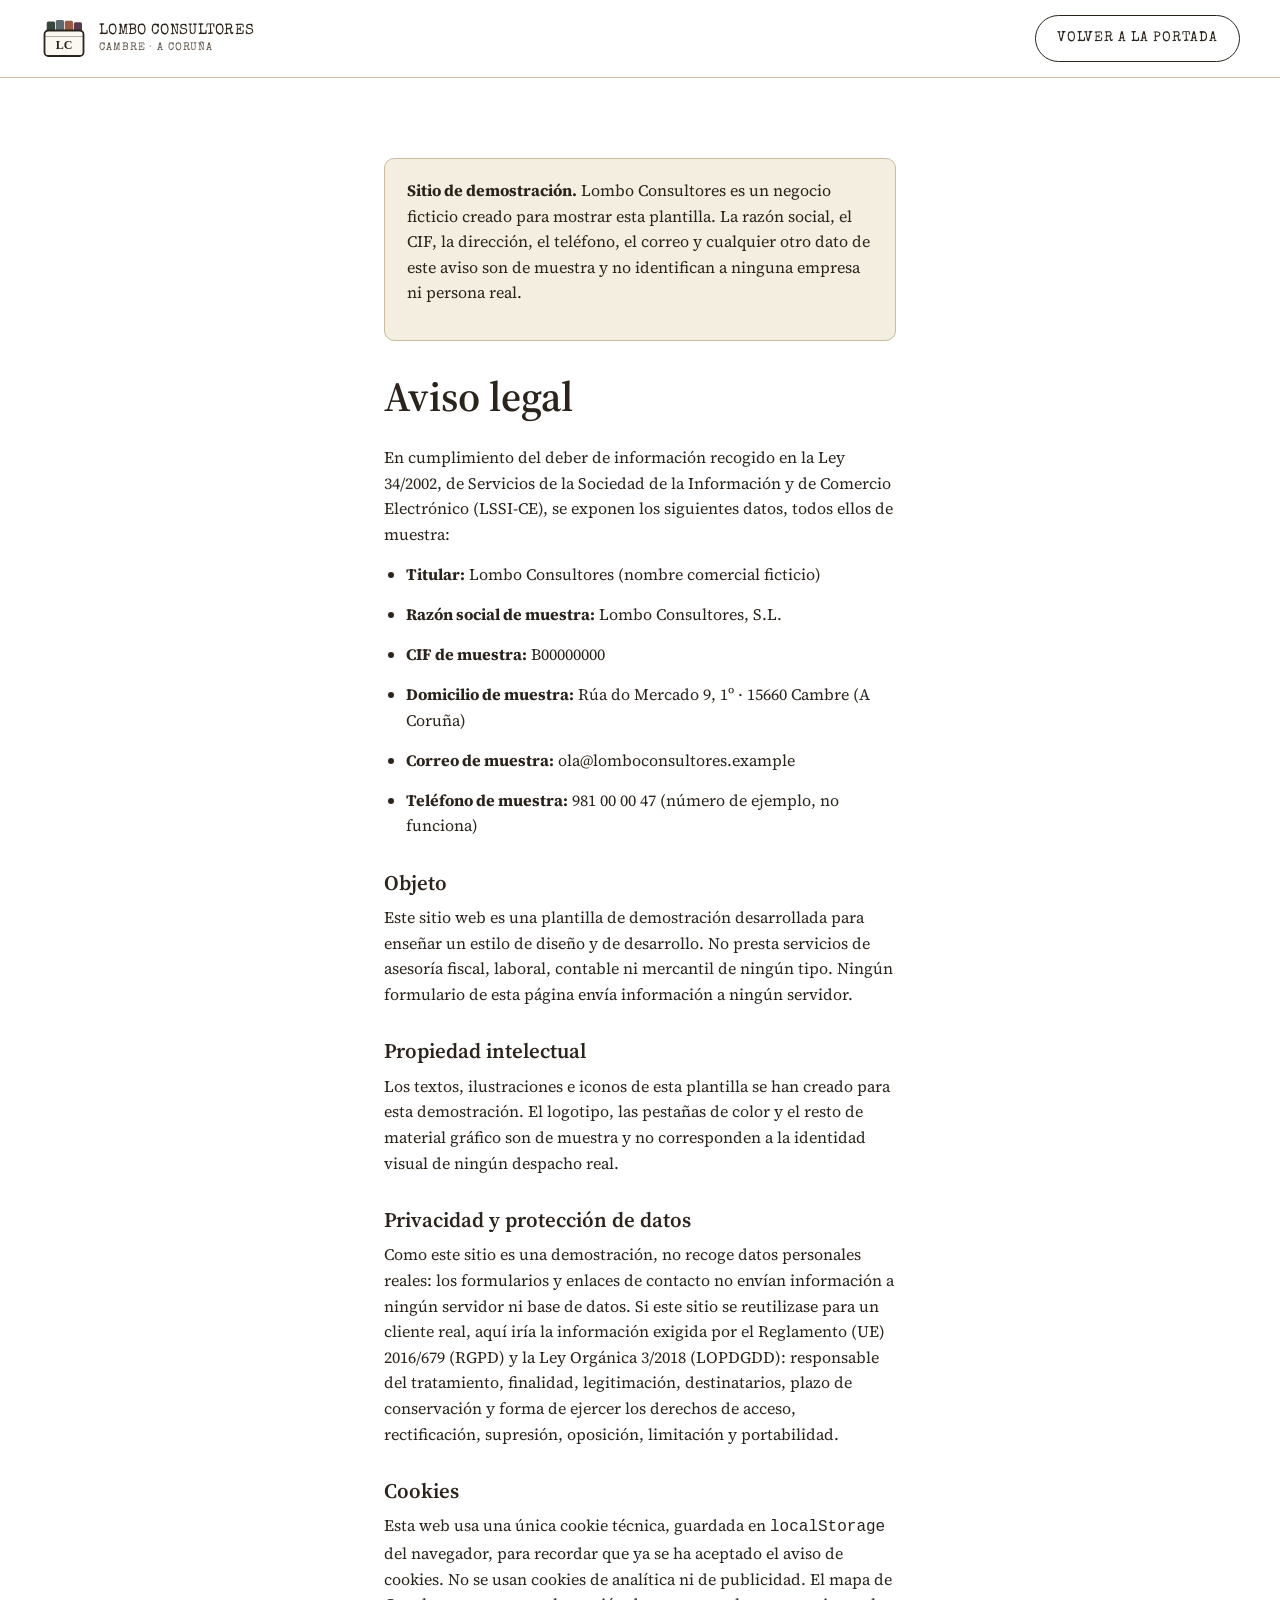
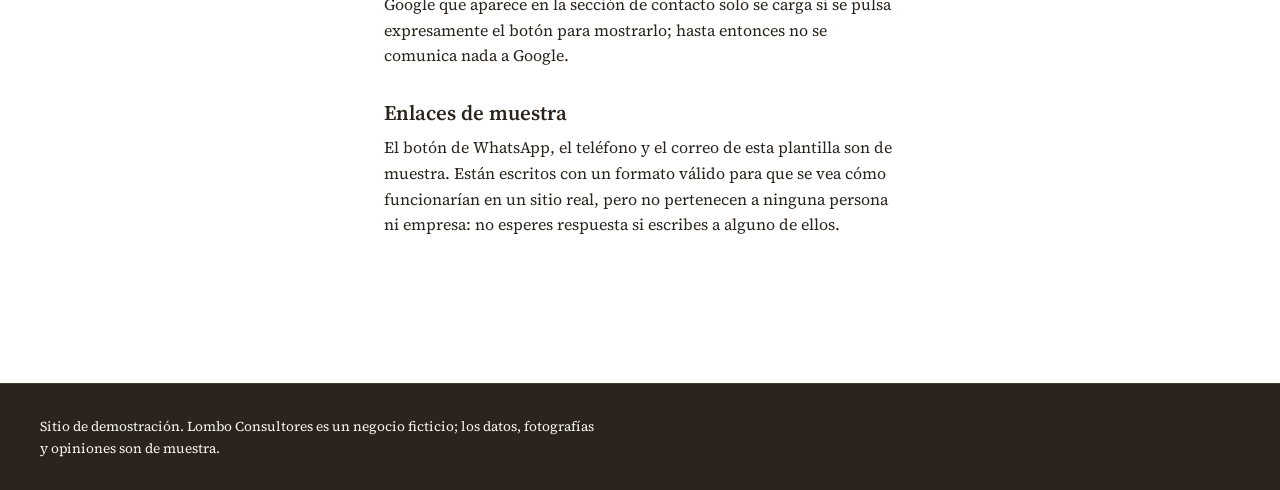
<file: aviso-legal.html>
<!DOCTYPE html>
<!-- SITIO DE DEMOSTRACIÓN. Lombo Consultores es un negocio ficticio. -->
<html lang="es">
<head>
<meta charset="utf-8">
<meta name="viewport" content="width=device-width, initial-scale=1">
<title>Aviso legal y privacidad · Lombo Consultores (demo)</title>
<meta name="robots" content="noindex, nofollow">
<meta name="theme-color" content="#E8DFC8">
<link rel="icon" href="assets/favicon.svg" type="image/svg+xml">
<link rel="preconnect" href="https://fonts.googleapis.com">
<link rel="preconnect" href="https://fonts.gstatic.com" crossorigin>
<link rel="stylesheet" href="https://fonts.googleapis.com/css2?family=Source+Serif+4:ital,wght@0,400;0,600;0,700;1,400&family=Special+Elite&display=swap">
<link rel="stylesheet" href="css/style.css">
</head>
<body>
<a class="salto" href="#contenido">Saltar al contenido</a>
<header class="cabecera">
  <a class="marca" href="index.html" aria-label="Lombo Consultores, inicio">
    <img src="assets/logo.svg" width="48" height="48" alt="">
    <span class="marca-texto">LOMBO CONSULTORES<em>Cambre · A Coruña</em></span>
  </a>
  <a class="boton boton--linea" href="index.html">Volver a la portada</a>
</header>
<main id="contenido">
  <div class="legal">
    <div class="aviso-demo">
      <p><strong>Sitio de demostración.</strong> Lombo Consultores es un negocio ficticio creado para mostrar
        esta plantilla. La razón social, el CIF, la dirección, el teléfono, el correo y cualquier otro dato de
        este aviso son de muestra y no identifican a ninguna empresa ni persona real.</p>
    </div>

    <h1>Aviso legal</h1>
    <p>En cumplimiento del deber de información recogido en la Ley 34/2002, de Servicios de la Sociedad de la
      Información y de Comercio Electrónico (LSSI-CE), se exponen los siguientes datos, todos ellos de
      muestra:</p>
    <ul>
      <li><strong>Titular:</strong> Lombo Consultores (nombre comercial ficticio)</li>
      <li><strong>Razón social de muestra:</strong> Lombo Consultores, S.L.</li>
      <li><strong>CIF de muestra:</strong> B00000000</li>
      <li><strong>Domicilio de muestra:</strong> Rúa do Mercado 9, 1º · 15660 Cambre (A Coruña)</li>
      <li><strong>Correo de muestra:</strong> ola@lomboconsultores.example</li>
      <li><strong>Teléfono de muestra:</strong> 981 00 00 47 (número de ejemplo, no funciona)</li>
    </ul>

    <h2>Objeto</h2>
    <p>Este sitio web es una plantilla de demostración desarrollada para enseñar un estilo de diseño y de
      desarrollo. No presta servicios de asesoría fiscal, laboral, contable ni mercantil de ningún tipo. Ningún
      formulario de esta página envía información a ningún servidor.</p>

    <h2>Propiedad intelectual</h2>
    <p>Los textos, ilustraciones e iconos de esta plantilla se han creado para esta demostración. El
      logotipo, las pestañas de color y el resto de material gráfico son de muestra y no corresponden a la
      identidad visual de ningún despacho real.</p>

    <h2>Privacidad y protección de datos</h2>
    <p>Como este sitio es una demostración, no recoge datos personales reales: los formularios y enlaces de
      contacto no envían información a ningún servidor ni base de datos. Si este sitio se reutilizase para un
      cliente real, aquí iría la información exigida por el Reglamento (UE) 2016/679 (RGPD) y la Ley Orgánica
      3/2018 (LOPDGDD): responsable del tratamiento, finalidad, legitimación, destinatarios, plazo de
      conservación y forma de ejercer los derechos de acceso, rectificación, supresión, oposición, limitación y
      portabilidad.</p>

    <h2>Cookies</h2>
    <p>Esta web usa una única cookie técnica, guardada en <code>localStorage</code> del navegador, para recordar
      que ya se ha aceptado el aviso de cookies. No se usan cookies de analítica ni de publicidad. El mapa de
      Google que aparece en la sección de contacto solo se carga si se pulsa expresamente el botón para
      mostrarlo; hasta entonces no se comunica nada a Google.</p>

    <h2>Enlaces de muestra</h2>
    <p>El botón de WhatsApp, el teléfono y el correo de esta plantilla son de muestra. Están escritos con un
      formato válido para que se vea cómo funcionarían en un sitio real, pero no pertenecen a ninguna persona ni
      empresa: no esperes respuesta si escribes a alguno de ellos.</p>
  </div>
</main>
<footer class="pie" style="background:var(--tinta); color:var(--papel); padding:2rem clamp(1.25rem,4vw,2.5rem);">
  <p class="sello" style="border:0; padding:0; margin:0;">Sitio de demostración. Lombo Consultores es un negocio
    ficticio; los datos, fotografías y opiniones son de muestra.</p>
</footer>
</body>
</html>
</file>
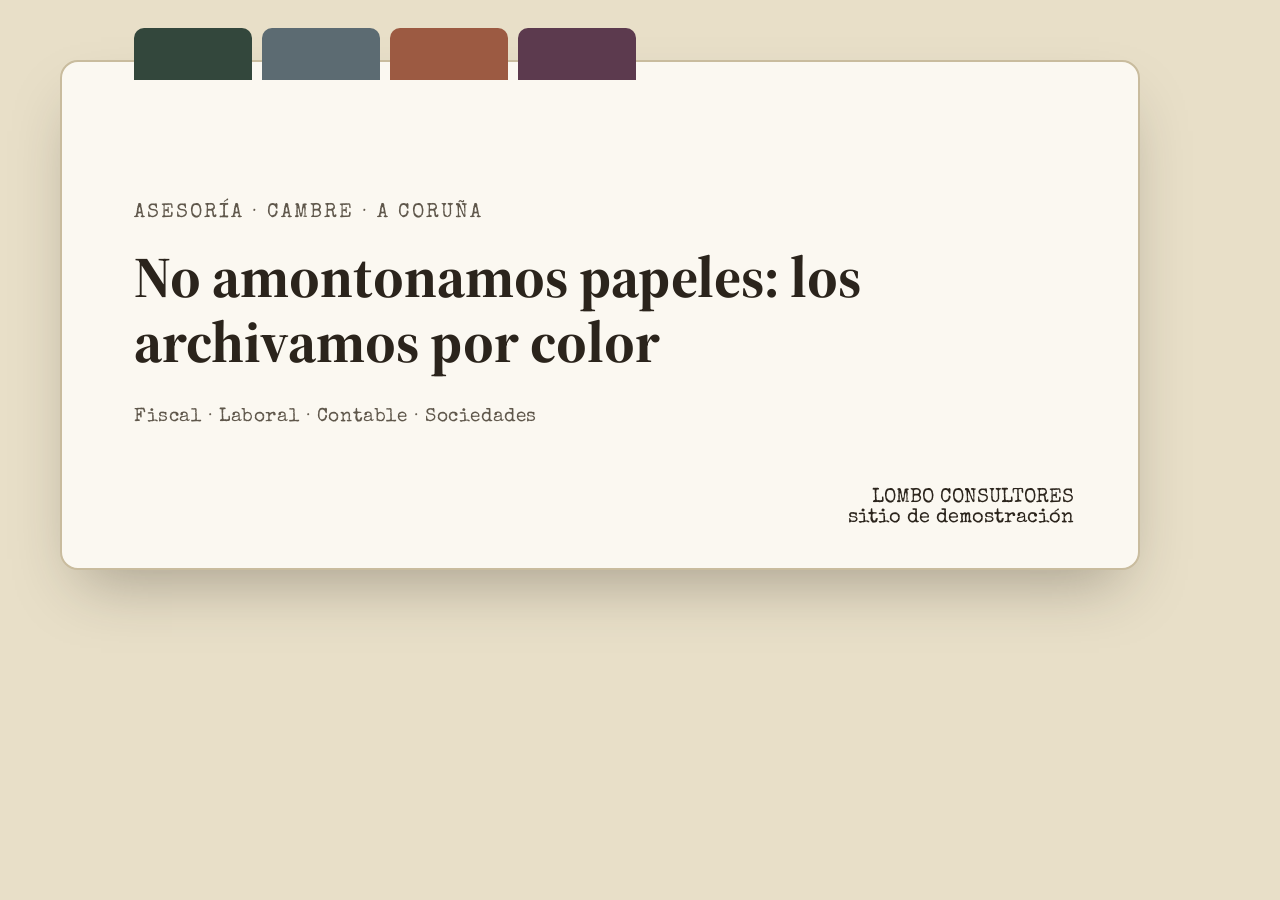
<file: assets/og-fuente.html>
<!DOCTYPE html>
<html lang="es">
<head>
<meta charset="utf-8">
<style>
  @import url('https://fonts.googleapis.com/css2?family=Source+Serif+4:wght@600;700&family=Special+Elite&display=swap');
  *{ margin:0; padding:0; box-sizing:border-box; }
  html,body{ width:1200px; height:630px; }
  body{
    background:#E8DFC8; font-family:'Source Serif 4', serif; position:relative; overflow:hidden;
    display:flex; align-items:center; justify-content:center;
  }
  .marco{
    width:1080px; height:510px; background:#FBF8F1; border:2px solid #C9BC9E; border-radius:18px;
    box-shadow:0 30px 60px -20px rgba(43,36,28,.35); position:relative; padding:64px 72px; display:flex; flex-direction:column; justify-content:center;
  }
  .pestanas{ position:absolute; top:-34px; left:72px; display:flex; gap:10px; }
  .pestanas div{ width:118px; height:52px; border-radius:10px 10px 0 0; }
  .pestanas div:nth-child(1){ background:#33473C; }
  .pestanas div:nth-child(2){ background:#5C6B72; }
  .pestanas div:nth-child(3){ background:#9C5A42; }
  .pestanas div:nth-child(4){ background:#5C3A4E; }
  .rotulo{ font-family:'Special Elite', monospace; font-size:20px; letter-spacing:.1em; text-transform:uppercase; color:#5F574B; margin-bottom:22px; }
  h1{ font-size:58px; font-weight:700; color:#2B241C; line-height:1.12; max-width:820px; }
  .pie{ margin-top:34px; font-family:'Special Elite', monospace; font-size:19px; color:#5F574B; letter-spacing:.03em; }
  .marca{ position:absolute; bottom:40px; right:64px; font-family:'Special Elite', monospace; font-size:20px; color:#2B241C; text-align:right; }
</style>
</head>
<body>
  <div class="marco">
    <div class="pestanas"><div></div><div></div><div></div><div></div></div>
    <p class="rotulo">Asesoría · Cambre · A Coruña</p>
    <h1>No amontonamos papeles: los archivamos por color</h1>
    <p class="pie">Fiscal · Laboral · Contable · Sociedades</p>
    <p class="marca">LOMBO CONSULTORES<br>sitio de demostración</p>
  </div>
</body>
</html>
</file>
<file: css/style.css>
/* ==========================================================================
   LOMBO CONSULTORES — plantilla de demostración (negocio ficticio)
   Concepto «Expediente»: la carpeta de despacho con una pestaña de color por
   área. El gesto que firma la web es abrir una pestaña, no sumar ni sellar.
   ========================================================================== */

*, *::before, *::after { box-sizing: border-box; }
html { scroll-behavior: auto; }

:root{
  /* --- superficies ---
     El fondo base (--manila) es BLANCO puro aquí porque el :root ahora
     arranca en rojo Dourado & Fernández (ver bloque de las pestañas más
     abajo): su web real tiene papel blanco, no manila de carpeta — y el
     objetivo de esta ronda es que la vista por defecto sea una previsualización
     fiel para el correo comparativo, no "sus rojos sobre nuestra carpeta".
     --manila-sombra NO se lleva a blanco con ella: es la línea de canto de
     14px de las tapas de la cortina de entrada (.cortina-tapa::before) y en
     blanco puro sobre blanco puro desaparecería del todo, perdiendo la
     lectura de "canto de carpeta". Se deja en un gris cálido muy claro
     (no el tostado original, pero tampoco neutro frío) para que el pliegue
     se siga viendo sin reintroducir el tono manila que se acaba de quitar.
     --crema y --papel NO son "fondo de página": son los tonos de panel/
     documento (tarjetas, .tramite, .confianza, avisos) — ya son casi
     blancos (#F4EEE0/#FBF8F1) y funcionan igual de bien sobre la nueva
     base blanca, así que se dejan tal cual.
     Los valores nativos de carpeta manila (tostada) viven ahora en
     html.paleta-manila, junto con Ártico y Terracota, que los heredan
     también para no verse afectados por este cambio (ver esos bloques). */
  --manila:#FFFFFF;
  --manila-sombra:#E6E2D8;
  --crema:#F4EEE0;
  --papel:#FBF8F1;
  --tinta:#2B241C;
  --tinta-suave:#3B3226;
  --linea:#C9BC9E;

  /* --- texto --- */
  --texto:#2B241C;
  /* --apagado sobre el --manila de este :root (blanco): 7.12 — sube respecto
     al 5.36 que daba con el manila tostado nativo, sin recalcular nada más
     porque solo mejora. Sobre crema/papel (sin cambios) sigue 6.15/6.71. */
  --apagado:#5F574B;
  --apagado-oscuro:#B9AF9E; /* AA sobre tinta 7.06, para el pie oscuro */

  /* --- las cuatro pestañas ---
     Por defecto en rojo Dourado & Fernández (ver bloque "Control de
     paleta" más abajo): --fiscal es su --oro #9C2A2E exacto, las otras
     tres son variantes tonales de la misma familia de rojo tomadas de su
     propia paleta real (oro-tinta/salvia/verde), no colores inventados. */
  --fiscal:#9C2A2E;
  --laboral:#7A1418;
  --contable:#B2413F;
  --sociedades:#5C1114;

  /* tokens de TEXTO derivados de cada acento: el de marca se queda intacto en
     fondos y filetes; estos son los únicos que se usan para letras sobre
     manila/crema/papel, calculados con contraste.py hasta pasar 4.5:1.
     Con --manila ahora blanco, ya no es la superficie más oscura del
     ensemble — --crema (#F4EEE0, sin cambios) lo es, así que es el caso
     que manda aquí; contra el blanco los números solo mejoran (7.54–13.59). */
  --fiscal-texto:#9C2A2E;      /* 6.52 sobre crema · 7.54 sobre manila blanco */
  --laboral-texto:#7A1418;     /* 9.35 sobre crema · 10.82 sobre manila blanco */
  --contable-texto:#A43C3A;    /* 5.52 sobre crema · 6.39 sobre manila blanco (el tono de marca solo daba 4.25 sobre el manila tostado original) */
  --sociedades-texto:#5C1114;  /* 11.75 sobre crema · 13.59 sobre manila blanco */

  --sobre-acento:#FBF8F1;      /* texto sobre cualquiera de los 4 rellenos: 5.32–12.81 */

  --radio:14px;
  --sombra-carpeta: 0 18px 40px -22px rgba(43,36,28,.45);
  --serif: "Source Serif 4", Georgia, "Times New Roman", serif;
  --maquina: "Special Elite", "Courier New", monospace;

  --ancho: 1220px;
  --huelgo: clamp(3.2rem, 8vw, 7.5rem);
}

/* -------------------------- Control de paleta --------------------------
   BLOQUE DE DEMOSTRACIÓN: se borra entero al entregar la web ya como
   oficial (ver README, "El control de paleta"). Cambian las cuatro
   pestañas — la tinta y las líneas son las mismas en las cuatro — y el
   logo real no cambia de color con el mando. A diferencia de una
   plantilla de acento único, aquí no hay "el color de marca": son cuatro
   pestañas de área, así que cada paleta redefine el ensemble completo de
   las cuatro (más sus pares "-texto", recalculados a ≥4.5:1 sobre la
   superficie más oscura del ensemble con el mismo método que las
   --*-texto del bloque :root).

   El papel YA NO es igual en las cuatro: Burdeos (rojo Dourado &
   Fernández, en el propio :root) usa --manila blanco para previsualizar
   su web real; Manila/Ártico/Terracota siguen sobre el papel tostado
   nativo de esta plantilla y por eso reafirman aquí --manila/
   --manila-sombra explícitamente (si no, heredarían el blanco del :root
   y las tres dejarían de verse como la carpeta manila original).

   El rojo Dourado & Fernández vive ahora en el propio :root (es el que
   arranca por defecto, sin clase — ver más abajo por qué). "Manila" es el
   ensemble nativo original de esta plantilla (verde/azul grisáceo/
   terracota/ciruela) y se recupera aquí como clase explícita. */
html.paleta-manila {
  --manila:#E8DFC8; --manila-sombra:#DCD1B7;
  --fiscal:#33473C; --fiscal-texto:#33473C;
  --laboral:#5C6B72; --laboral-texto:#556065;
  --contable:#9C5A42; --contable-texto:#8B523C;
  --sociedades:#5C3A4E; --sociedades-texto:#5C3A4E;
}
html.paleta-artico {
  --manila:#E8DFC8; --manila-sombra:#DCD1B7;
  --fiscal:#1F4A5E; --fiscal-texto:#1F4A5E;
  --laboral:#55707D; --laboral-texto:#4E6773;
  --contable:#8C5C68; --contable-texto:#845662;
  --sociedades:#4A4770; --sociedades-texto:#4A4770;
}
html.paleta-terracota {
  --manila:#E8DFC8; --manila-sombra:#DCD1B7;
  --fiscal:#4A3222; --fiscal-texto:#4A3222;
  --laboral:#7A6B2E; --laboral-texto:#70622A;
  --contable:#AE5C2C; --contable-texto:#964F26;
  --sociedades:#6E2E3C; --sociedades-texto:#6E2E3C;
}

html.has-motion [data-aparecer]{ opacity:0; transform:translateY(26px); }
html.has-motion [data-revelar] .palabra > i{ display:inline-block; transform:translate3d(0,120%,0); }

body{
  margin:0;
  background:var(--manila);
  color:var(--texto);
  font-family:var(--serif);
  font-size:16px;
  line-height:1.6;
  -webkit-font-smoothing:antialiased;
  overflow-x:clip;
}
html{ overflow-x:clip; }

img{ max-width:100%; display:block; }
a{ color:inherit; }
h1,h2,h3,h4{ font-weight:600; margin:0; line-height:1.15; }
p{ margin:0; }
ul,ol{ margin:0; padding:0; list-style:none; }
button{ font:inherit; color:inherit; background:none; border:0; cursor:pointer; }
input,select,textarea{ font:inherit; }

.visual-oculto{
  position:absolute; width:1px; height:1px; margin:-1px; padding:0;
  overflow:hidden; clip:rect(0,0,0,0); white-space:nowrap; border:0;
}

:focus-visible{ outline:3px solid var(--fiscal); outline-offset:3px; }

.salto{
  position:fixed; left:12px; top:-60px; z-index:400;
  background:var(--tinta); color:var(--papel); padding:.7em 1.1em;
  border-radius:8px; transition:top .2s;
}
.salto:focus{ top:12px; }

.envoltorio{ max-width:var(--ancho); margin-inline:auto; padding-inline:clamp(1.25rem,4vw,2.5rem); }

section{ padding-block: var(--huelgo); }

.rotulo{
  font-family:var(--maquina); font-size:.82rem; letter-spacing:.14em; text-transform:uppercase;
  color:var(--apagado); display:flex; align-items:center; gap:.6em; margin-bottom:1.1em;
}
.rotulo span{
  display:inline-flex; align-items:center; justify-content:center;
  width:1.8em; height:1.8em; border:1px solid var(--linea); border-radius:50%;
  color:var(--texto);
}

.titular{ font-family:var(--serif); font-weight:600; letter-spacing:-.01em; }
.titular--hero{ font-size:clamp(2.2rem, 5vw, 4rem); }
section > .cab .titular, [class$="-cab"] .titular{ font-size:clamp(1.9rem, 3.6vw, 3rem); margin-block:.4em .5em; }

.parrafo{ max-width:56ch; color:var(--texto); }
.parrafo--grande{ font-size:1.15rem; max-width:52ch; }
.parrafo--nota{ color:var(--apagado); font-size:.95rem; }

/* --- palabra por palabra: la caja Y la palabra deben ser inline-block, o
   parte «se / mana» al envolver ------------------------------------------ */
[data-revelar] .palabra{ display:inline-block; overflow:hidden; white-space:nowrap; vertical-align:top; }
[data-revelar] .palabra > i{ display:inline-block; font-style:normal; will-change:transform; }

/* ==========================================================================
   BOTONES
   ========================================================================== */
.boton{
  display:inline-flex; align-items:center; gap:.6em;
  padding:.85em 1.6em; border-radius:999px; font-family:var(--maquina);
  font-size:.85rem; letter-spacing:.05em; text-transform:uppercase;
  text-decoration:none; border:1px solid transparent; transition:background .2s, color .2s, border-color .2s;
}
.boton--tinta{ background:var(--tinta); color:var(--papel); }
.boton--tinta:hover{ background:var(--tinta-suave); }
.boton--linea{ background:transparent; color:var(--texto); border-color:var(--tinta); }
.boton--linea:hover{ background:var(--tinta); color:var(--papel); }

/* ==========================================================================
   CURSOR PERSONALIZADO — cambia sobre las pestañas físicas
   ========================================================================== */
.cursor{
  position:fixed; top:0; left:0; z-index:300; pointer-events:none; translate:-50% -50%;
  display:none; align-items:center; justify-content:center; flex-direction:column;
}
html.has-motion .cursor{ display:flex; }
@media (hover:none), (pointer:coarse){ html.has-motion .cursor{ display:none; } }
.cursor-punto{
  width:12px; height:12px; border-radius:50%; background:var(--tinta);
  transition:width .18s, height .18s, background .18s;
}
.cursor-texto{
  position:absolute; top:20px; font-family:var(--maquina); font-size:.7rem; letter-spacing:.08em;
  text-transform:uppercase; background:var(--tinta); color:var(--papel); padding:.3em .7em; border-radius:6px;
  white-space:nowrap; opacity:0; transition:opacity .18s;
}
.cursor.es-grande .cursor-punto{ width:0; height:0; }
.cursor.es-grande .cursor-texto{ opacity:1; }

/* ==========================================================================
   CABECERA
   ========================================================================== */
.cabecera{
  position:sticky; top:0; z-index:120; display:flex; align-items:center; justify-content:space-between;
  padding:.9rem clamp(1.25rem,4vw,2.5rem); background:var(--manila); border-bottom:1px solid var(--linea);
}
.marca{ display:flex; align-items:center; gap:.7em; text-decoration:none; color:var(--texto); }
.marca-texto{ font-family:var(--maquina); font-size:.95rem; line-height:1.25; letter-spacing:.02em; }
.marca-texto em{ display:block; font-style:normal; font-size:.68rem; color:var(--apagado); text-transform:uppercase; letter-spacing:.08em; }

.nav-lista{ display:flex; gap:clamp(10px,1.6vw,24px); }
.nav-lista a{
  font-family:var(--maquina); font-size:.76rem; text-transform:uppercase; letter-spacing:.07em;
  text-decoration:none; position:relative; padding-block:.3em;
}
.nav-lista a::after{
  content:""; position:absolute; left:0; bottom:0; height:2px; width:0; background:var(--fiscal); transition:width .22s;
}
.nav-lista a:hover::after, .nav-lista a:focus-visible::after{ width:100%; }

.nav{ display:flex; align-items:center; gap:clamp(16px,2.4vw,36px); }

.hamburguesa{
  display:none; width:44px; height:40px; border:1px solid var(--tinta); border-radius:8px;
  flex-direction:column; align-items:center; justify-content:center; gap:5px;
  position:relative; z-index:140; /* por encima de .nav (130): si no, la propia
    cortina del menú tapa el botón y abre pero no cierra */
}
.hamburguesa span{ display:block; width:20px; height:2px; background:var(--tinta); transition:transform .28s, opacity .2s; }
.hamburguesa[aria-expanded="true"] span:nth-child(1){ transform:translateY(7px) rotate(45deg); }
.hamburguesa[aria-expanded="true"] span:nth-child(2){ opacity:0; }
.hamburguesa[aria-expanded="true"] span:nth-child(3){ transform:translateY(-7px) rotate(-45deg); }

@media (max-width: 900px){
  .hamburguesa{ display:flex; }
  .nav{
    position:fixed; inset:0 0 0 auto; width:min(340px,86vw); height:100vh; background:var(--papel);
    flex-direction:column; align-items:flex-start; justify-content:flex-start; gap:2rem;
    padding:5.5rem 2rem 2rem; transform:translateX(100%); visibility:hidden; transition:transform .32s ease, visibility 0s .32s;
    border-left:1px solid var(--linea); z-index:130;
  }
  .nav.esta-abierto{ transform:translateX(0); visibility:visible; transition:transform .32s ease; }
  .nav-lista{ flex-direction:column; gap:18px; }
  .nav-lista a{ font-size:1.05rem; }
}

/* ==========================================================================
   CORTINA DE ENTRADA — la carpeta se cierra sobre la pantalla y se retira
   ========================================================================== */
.cortina{
  position:fixed; inset:0; z-index:500; display:flex; align-items:center; justify-content:center;
  /* el fondo lo dan SOLO las dos tapas: si el contenedor también pintara
     manila, taparía el hero aunque las tapas ya hubieran girado hacia fuera. */
  background:transparent; perspective:1800px; pointer-events:none;
}
.cortina-tapa{
  position:absolute; top:0; bottom:0; width:50%; background:var(--manila);
  box-shadow: inset 0 0 0 1px var(--linea);
}
.cortina-tapa--izq{ left:0; transform-origin:left center; border-right:1px solid var(--linea); }
.cortina-tapa--der{ right:0; transform-origin:right center; border-left:1px solid var(--linea); }
.cortina-tapa::before{
  content:""; position:absolute; top:0; bottom:0; width:14px; background:var(--manila-sombra);
}
.cortina-tapa--izq::before{ right:-1px; }
.cortina-tapa--der::before{ left:-1px; }
/* la pestaña recortada de una carpeta real, arriba de cada tapa */
.cortina-tapa--izq::after, .cortina-tapa--der::after{
  content:""; position:absolute; top:0; width:120px; height:38px; background:var(--crema);
  border:1px solid var(--linea); border-top:0; border-radius:0 0 10px 10px;
}
.cortina-tapa--izq::after{ right:26px; }
.cortina-tapa--der::after{ left:26px; }

.cortina-sello{
  position:relative; z-index:2; display:flex; flex-direction:column; align-items:center; gap:.5rem;
  color:var(--tinta); text-align:center; transform:scale(1);
}
.cortina-sello .anillo{
  width:132px; height:132px; border:3px solid var(--fiscal); border-radius:50%;
  display:flex; align-items:center; justify-content:center; transform:rotate(-8deg);
}
.cortina-sello .anillo span{
  font-family:var(--maquina); font-size:.72rem; letter-spacing:.05em; text-transform:uppercase; line-height:1.35;
}
.cortina-sello .num{ font-family:var(--maquina); font-size:.78rem; letter-spacing:.08em; color:var(--apagado); }

html:not(.has-motion) .cortina,
html.reduce-motion .cortina{ display:none !important; }

/* ==========================================================================
   HERO / PORTADA
   ========================================================================== */
.hero{
  padding-block: clamp(3rem,9vw,6rem) clamp(2.5rem,7vw,5rem);
  display:grid; grid-template-columns: 1.15fr .85fr; gap:clamp(2rem,5vw,4rem); align-items:center;
  max-width:var(--ancho); margin-inline:auto; padding-inline:clamp(1.25rem,4vw,2.5rem);
}
.hero-texto{ max-width:640px; }
.sobretitulo{
  font-family:var(--maquina); font-size:.82rem; letter-spacing:.1em; text-transform:uppercase;
  color:var(--apagado); margin-bottom:1.1em;
}
.hero-texto .titular--hero{ margin-bottom:.6em; }
.hero-acciones{ display:flex; gap:1rem; flex-wrap:wrap; margin-top:1.8em; }
.hero-datos{ display:flex; gap:clamp(1.2rem,3vw,2.4rem); flex-wrap:wrap; margin-top:2.4em; padding-top:1.6em; border-top:1px solid var(--linea); }
.hero-datos dt{ font-family:var(--maquina); font-size:.68rem; text-transform:uppercase; letter-spacing:.08em; color:var(--apagado); margin-bottom:.3em; }
.hero-datos dd{ margin:0; font-size:1rem; }

/* la carpeta de portada: se abre al cargar (estado final) y enseña las 4 pestañas */
.hero-carpeta{ position:relative; }
.carpeta-figura{
  position:relative; background:var(--papel); border:1px solid var(--linea); border-radius:var(--radio);
  box-shadow:var(--sombra-carpeta); padding:2.2rem 1.8rem 1.8rem; transform:rotate(-1.2deg);
}
.carpeta-figura::before{
  content:""; position:absolute; inset:10px; border:1px dashed var(--linea); border-radius:10px; pointer-events:none;
}
.carpeta-pestanas-mini{ display:flex; gap:.5rem; margin-bottom:1.6rem; }
.carpeta-pestanas-mini li{
  flex:1; height:46px; border-radius:8px 8px 3px 3px; display:flex; align-items:flex-end; justify-content:center;
  padding-bottom:.5rem; font-family:var(--maquina); font-size:.62rem; text-transform:uppercase; letter-spacing:.05em;
  color:var(--sobre-acento);
}
.carpeta-pestanas-mini li:nth-child(1){ background:var(--fiscal); }
.carpeta-pestanas-mini li:nth-child(2){ background:var(--laboral); }
.carpeta-pestanas-mini li:nth-child(3){ background:var(--contable); }
.carpeta-pestanas-mini li:nth-child(4){ background:var(--sociedades); }
.carpeta-marca{ display:flex; align-items:center; gap:1rem; }
.carpeta-marca img{ width:56px; height:56px; }
.carpeta-marca-texto p:first-child{ font-family:var(--maquina); font-size:1.05rem; }
.carpeta-marca-texto p:last-child{ color:var(--apagado); font-size:.85rem; margin-top:.2em; }
.carpeta-linea{ height:1px; background:var(--linea); margin:1.4rem 0; }
.carpeta-nota{ font-family:var(--maquina); font-size:.72rem; color:var(--apagado); text-transform:uppercase; letter-spacing:.05em; }

/* ==========================================================================
   ÁREAS / EXPEDIENTE — recurso protagonista: pin + scrub horizontal
   ========================================================================== */
.areas-cab{ max-width:70ch; margin-inline:auto; padding-inline:clamp(1.25rem,4vw,2.5rem); text-align:left; }

.expediente{ margin-top:clamp(2rem,5vw,3.5rem); }
.expediente-viewport{ max-width:var(--ancho); margin-inline:auto; padding-inline:clamp(1.25rem,4vw,2.5rem); }

.pestanas-fisicas{ display:flex; gap:.6rem; margin-bottom:0; position:relative; z-index:3; }
.pestana-boton{
  flex:1; display:flex; flex-direction:column; align-items:flex-start; justify-content:flex-end;
  gap:.15rem; padding:1rem 1.1rem .8rem; border-radius:12px 12px 0 0; text-decoration:none;
  color:var(--sobre-acento); font-family:var(--maquina); min-height:74px;
  transform:translateY(6px) scale(.97); transition:transform .25s ease, box-shadow .25s ease, filter .25s ease;
  box-shadow:0 6px 14px -10px rgba(43,36,28,.4);
}
.pestana-boton .pestana-num{ font-size:.66rem; opacity:.85; letter-spacing:.06em; text-transform:uppercase; }
.pestana-boton .pestana-nombre{ font-size:1rem; letter-spacing:.02em; }
.pestana-boton--fiscal{ background:var(--fiscal); }
.pestana-boton--laboral{ background:var(--laboral); }
.pestana-boton--contable{ background:var(--contable); }
.pestana-boton--sociedades{ background:var(--sociedades); }
.pestana-boton.esta-activa{ transform:translateY(0) scale(1); box-shadow:0 14px 26px -14px rgba(43,36,28,.55); filter:saturate(1.08); }
html.has-motion .pestana-boton:not(.esta-activa){ filter:saturate(.72); }
.pestana-boton:focus-visible{ outline-color:var(--tinta); outline-offset:2px; }

.expediente-marco{
  background:var(--papel); border:1px solid var(--linea); border-radius:0 var(--radio) var(--radio) var(--radio);
  box-shadow:var(--sombra-carpeta); overflow:hidden; position:relative;
}
.expediente-tira{
  display:flex; flex-direction:column; gap:2px; background:var(--linea);
}
.pagina{
  background:var(--papel); padding:clamp(1.8rem,4vw,3rem); display:grid; gap:1.6rem;
  grid-template-columns: 1.2fr .9fr;
}
.pagina-cab h3{ font-size:clamp(1.4rem,2.6vw,2rem); margin-bottom:.35em; }
.pagina-cab p{ color:var(--apagado); max-width:46ch; }
.servicios{ margin-top:1.4rem; display:grid; gap:.7rem; }
.servicios li{ display:flex; gap:.7em; align-items:baseline; }
.servicios li::before{ content:"—"; color:var(--apagado); flex:none; }

.tramite{
  align-self:start; justify-self:end; text-align:center; border:2px solid; border-radius:10px;
  padding:1.4rem 1.1rem; transform:rotate(3deg); background:var(--crema); min-width:180px;
}
.tramite .tramite-dia{ font-family:var(--maquina); font-size:1.9rem; line-height:1; display:block; }
.tramite .tramite-mes{ font-family:var(--maquina); font-size:.72rem; text-transform:uppercase; letter-spacing:.1em; display:block; margin-top:.2em; }
.tramite p{ font-size:.85rem; margin-top:.7rem; color:var(--texto); }
.pagina--fiscal .tramite{ border-color:var(--fiscal); color:var(--fiscal-texto); }
.pagina--laboral .tramite{ border-color:var(--laboral); color:var(--laboral-texto); }
.pagina--contable .tramite{ border-color:var(--contable); color:var(--contable-texto); }
.pagina--sociedades .tramite{ border-color:var(--sociedades); color:var(--sociedades-texto); }

@media (max-width: 760px){
  .pagina{ grid-template-columns:1fr; }
  .tramite{ justify-self:start; }
  .pestanas-fisicas{ flex-wrap:wrap; }
  .pestana-boton{ min-width:44%; }
}

/* --- estado anclado (solo desktop, con GSAP) --- */
html.has-motion .expediente.esta-anclado .expediente-marco{ border-radius:0 var(--radio) var(--radio) var(--radio); }
html.has-motion .expediente.esta-anclado .expediente-tira{
  flex-direction:row; width:400%;
}
html.has-motion .expediente.esta-anclado .pagina{ width:25%; flex:none; }

/* ==========================================================================
   CONFIANZA — documento con clip metálico
   ========================================================================== */
.confianza{ background:var(--crema); }
.confianza-cab{ text-align:center; max-width:60ch; margin-inline:auto; }
.confianza-cab .titular{ margin-inline:auto; }
.confianza-doc{
  position:relative; max-width:920px; margin:clamp(2rem,5vw,3.5rem) auto 0; background:var(--papel);
  border:1px solid var(--linea); border-radius:6px; box-shadow:var(--sombra-carpeta);
  padding:clamp(2rem,5vw,3.2rem); transform:rotate(-.6deg);
}
.clip{ position:absolute; top:-26px; left:48px; width:46px; height:86px; transform:rotate(-8deg); }
.confianza-valoracion{
  display:flex; align-items:center; gap:1rem; margin-bottom:1.8rem; padding-bottom:1.6rem; border-bottom:1px dashed var(--linea);
}
.confianza-valoracion .cifra{ font-family:var(--maquina); font-size:2.4rem; }
.confianza-valoracion .detalle p:first-child{ font-weight:600; }
.confianza-valoracion .detalle p:last-child{ color:var(--apagado); font-size:.85rem; margin-top:.2em; max-width:44ch; }

.testimonios{ display:grid; gap:1.6rem; grid-template-columns:repeat(3,1fr); }
.testimonio blockquote{ margin:0; font-style:italic; }
.testimonio footer{ margin-top:.9rem; font-family:var(--maquina); font-size:.78rem; color:var(--apagado); font-style:normal; }
@media (max-width:820px){ .testimonios{ grid-template-columns:1fr; } }

/* ==========================================================================
   EQUIPO
   ========================================================================== */
.equipo-cab{ text-align:center; max-width:60ch; margin-inline:auto; }
.equipo-cab .titular{ margin-inline:auto; }
.equipo-fichas{
  margin-top:clamp(2rem,5vw,3.5rem); display:grid; gap:1.8rem; grid-template-columns:repeat(2,1fr);
  max-width:960px; margin-inline:auto;
}
.ficha{
  position:relative; background:var(--papel); border:1px solid var(--linea); border-radius:0 var(--radio) var(--radio) var(--radio);
  box-shadow:var(--sombra-carpeta); padding:2rem 1.8rem 1.8rem;
}
.ficha-pestana{
  position:absolute; top:-30px; left:1.8rem; padding:.5rem 1rem; border-radius:8px 8px 0 0;
  font-family:var(--maquina); font-size:.7rem; text-transform:uppercase; letter-spacing:.06em; color:var(--sobre-acento);
}
.ficha--fiscal .ficha-pestana{ background:var(--fiscal); }
.ficha--laboral .ficha-pestana{ background:var(--laboral); }
.ficha-cab{ display:flex; align-items:center; gap:1rem; margin-bottom:1.2rem; }
.ficha-avatar{
  width:64px; height:64px; border-radius:50%; display:flex; align-items:center; justify-content:center;
  font-family:var(--maquina); font-size:1.1rem; color:var(--sobre-acento); flex:none;
}
.ficha--fiscal .ficha-avatar{ background:var(--fiscal); }
.ficha--laboral .ficha-avatar{ background:var(--laboral); }
.ficha h3{ font-size:1.2rem; }
.ficha .cargo{ font-family:var(--maquina); font-size:.76rem; text-transform:uppercase; letter-spacing:.05em; color:var(--apagado); margin-top:.25em; }
.ficha p.bio{ margin-top:1rem; }
@media (max-width:760px){ .equipo-fichas{ grid-template-columns:1fr; } }

/* ==========================================================================
   CONTACTO + PIE
   ========================================================================== */
.contacto{ background:var(--tinta); color:var(--papel); }
.contacto .rotulo{ color:var(--apagado-oscuro); }
.contacto .rotulo span{ border-color:#55483A; color:var(--papel); }
.contacto-cab{ text-align:left; }
.contacto-cab .titular{ color:var(--papel); }
.contacto-cab .parrafo{ color:var(--apagado-oscuro); }

.contacto-grid{ margin-top:clamp(2rem,5vw,3.2rem); display:grid; gap:clamp(1.6rem,4vw,3rem); grid-template-columns:1fr 1fr; }
.ficha-despacho dl{ display:grid; gap:1.1rem; }
.ficha-despacho dt{ font-family:var(--maquina); font-size:.7rem; text-transform:uppercase; letter-spacing:.08em; color:var(--apagado-oscuro); margin-bottom:.3em; }
.ficha-despacho dd{ margin:0; font-size:1.05rem; }
.ficha-despacho a{ text-decoration:underline; text-decoration-color:#55483A; text-underline-offset:3px; }
.muestra{ display:block; font-size:.8rem; color:var(--apagado-oscuro); margin-top:.2em; }

.mapa{ margin-top:1.8rem; }
.mapa-nota{ color:var(--apagado-oscuro); font-size:.85rem; margin-top:.8rem; max-width:48ch; }
.mapa iframe{ width:100%; height:280px; border:0; border-radius:10px; margin-top:1rem; }
.contacto .boton--linea{ border-color:var(--papel); color:var(--papel); }
.contacto .boton--linea:hover{ background:var(--papel); color:var(--tinta); }

.pie{ border-top:1px solid #453B2C; margin-top:clamp(2rem,5vw,3.2rem); padding-top:clamp(1.6rem,4vw,2.4rem); }
.pie-rejilla{ display:grid; gap:1.6rem; grid-template-columns:1.3fr repeat(3,1fr); }
.pie-marca{ display:flex; align-items:center; gap:.8rem; }
.pie h2{ font-family:var(--maquina); font-size:.78rem; text-transform:uppercase; letter-spacing:.08em; margin-bottom:.6em; color:var(--apagado-oscuro); }
.pie p, .pie a{ color:var(--papel); text-decoration:none; }
.pie a:hover{ text-decoration:underline; }
.sello{
  margin-top:clamp(1.8rem,4vw,2.6rem); padding-top:1.4rem; border-top:1px dashed #453B2C;
  color:var(--apagado-oscuro); font-size:.85rem; max-width:80ch;
}
.sello strong{ color:var(--papel); }
@media (max-width:820px){ .pie-rejilla{ grid-template-columns:1fr 1fr; } .contacto-grid{ grid-template-columns:1fr; } }

/* ==========================================================================
   WHATSAPP FLOTANTE
   ========================================================================== */
.flotante-whatsapp{
  position:fixed; right:clamp(1rem,3vw,1.8rem); bottom:clamp(1rem,3vw,1.8rem); z-index:110;
  display:flex; align-items:center; gap:.6em; background:#2E5C46; color:#fff; padding:.9em 1.2em;
  border-radius:999px; text-decoration:none; font-family:var(--maquina); font-size:.82rem;
  box-shadow:0 14px 30px -14px rgba(43,36,28,.6);
}
.flotante-whatsapp svg{ width:22px; height:22px; flex:none; }

/* ---------- Control de paleta (demostración, ver nota arriba en :root) ----------
   Va abajo a la izquierda (el WhatsApp ya ocupa la derecha). --paleta-cookie-h
   la fija main.js mientras el aviso de cookies está abierto, para no
   solaparse con él (este sitio no tenía ya una convención --cookie-h). */
.paleta { display: none; }
.paleta:not([hidden]) {
  display: flex; position: fixed; z-index: 240; left: 1.2rem;
  bottom: calc(1.2rem + var(--paleta-cookie-h, 0px));
  align-items: center; gap: 0.6rem; background: var(--papel); border: 1px solid var(--linea);
  border-radius: 999px; padding: 0.4rem 0.5rem 0.4rem 0.9rem;
  box-shadow: var(--sombra-carpeta);
  transition: bottom 0.3s ease;
}
.paleta-rotulo {
  margin: 0; font-family: var(--maquina); font-size: 0.62rem; letter-spacing: 0.1em;
  text-transform: uppercase; color: var(--apagado);
}
.paleta-botones { display: flex; gap: 0.3rem; }
.paleta-botones button {
  font-family: var(--maquina); font-size: 0.68rem; letter-spacing: 0.03em; cursor: pointer;
  background: transparent; color: var(--apagado);
  border: 1px solid var(--linea); border-radius: 999px; padding: 0.34rem 0.75rem;
  transition: background-color 0.2s, color 0.2s, border-color 0.2s;
}
.paleta-botones button:hover { color: var(--texto); border-color: var(--tinta-suave); }
.paleta-botones button[aria-pressed="true"] { background: var(--tinta); color: var(--papel); border-color: var(--tinta); }
@media (max-width: 480px) {
  .paleta:not([hidden]) { left: 0.9rem; bottom: calc(0.9rem + var(--paleta-cookie-h, 0px)); padding: 0.3rem 0.4rem 0.3rem 0.7rem; }
  .paleta-rotulo { display: none; }
}

/* ==========================================================================
   COOKIES — el bug conocido: display:flex SOLO en :not([hidden])
   ========================================================================== */
.cookie-banner{
  position:fixed; left:1rem; right:1rem; bottom:1rem; z-index:250; max-width:640px; margin-inline:auto;
  background:var(--papel); border:1px solid var(--linea); border-radius:12px; box-shadow:var(--sombra-carpeta);
  padding:1.3rem 1.4rem; gap:1rem; flex-wrap:wrap; align-items:center;
}
.cookie-banner:not([hidden]){ display:flex; }
.cookie-banner p{ margin:0; flex:1 1 280px; font-size:.92rem; color:var(--texto); }
.cookie-acciones{ display:flex; gap:.9rem; align-items:center; flex-wrap:wrap; }
.cookie-mas{ font-size:.85rem; text-decoration:underline; }

/* ==========================================================================
   MARQUEE / FRANJA (no usado como protagonista, reservado por si se amplía)
   ========================================================================== */

/* ==========================================================================
   404
   ========================================================================== */
.pagina-404{
  min-height:70vh; display:flex; flex-direction:column; align-items:center; justify-content:center;
  text-align:center; padding:4rem 1.5rem; gap:1.2rem;
}
.pagina-404 .tramite{ transform:rotate(-4deg); }

/* ==========================================================================
   LEGAL
   ========================================================================== */
.legal{ max-width:74ch; margin:0 auto; padding:clamp(3rem,7vw,5rem) clamp(1.25rem,4vw,2.5rem) 5rem; }
.legal h1{ font-size:clamp(1.8rem,4vw,2.6rem); margin-bottom:.6em; }
.legal h2{ font-size:1.3rem; margin-top:2rem; margin-bottom:.5em; }
.legal p, .legal li{ color:var(--texto); margin-bottom:.9em; }
.legal ul{ list-style:disc; padding-left:1.4em; }
.legal .aviso-demo{ background:var(--crema); border:1px solid var(--linea); border-radius:10px; padding:1.2rem 1.4rem; margin-bottom:2rem; }

/* ==========================================================================
   SCROLL ACCESIBLE (solo cuando desborda de verdad)
   ========================================================================== */
[data-scroll-teclado]:focus-visible{ outline:3px solid var(--fiscal); outline-offset:-3px; }

@media (max-width: 900px){
  .hero{ grid-template-columns:1fr; }
  .hero-carpeta{ order:-1; max-width:420px; margin-inline:auto; }
}
</file>
